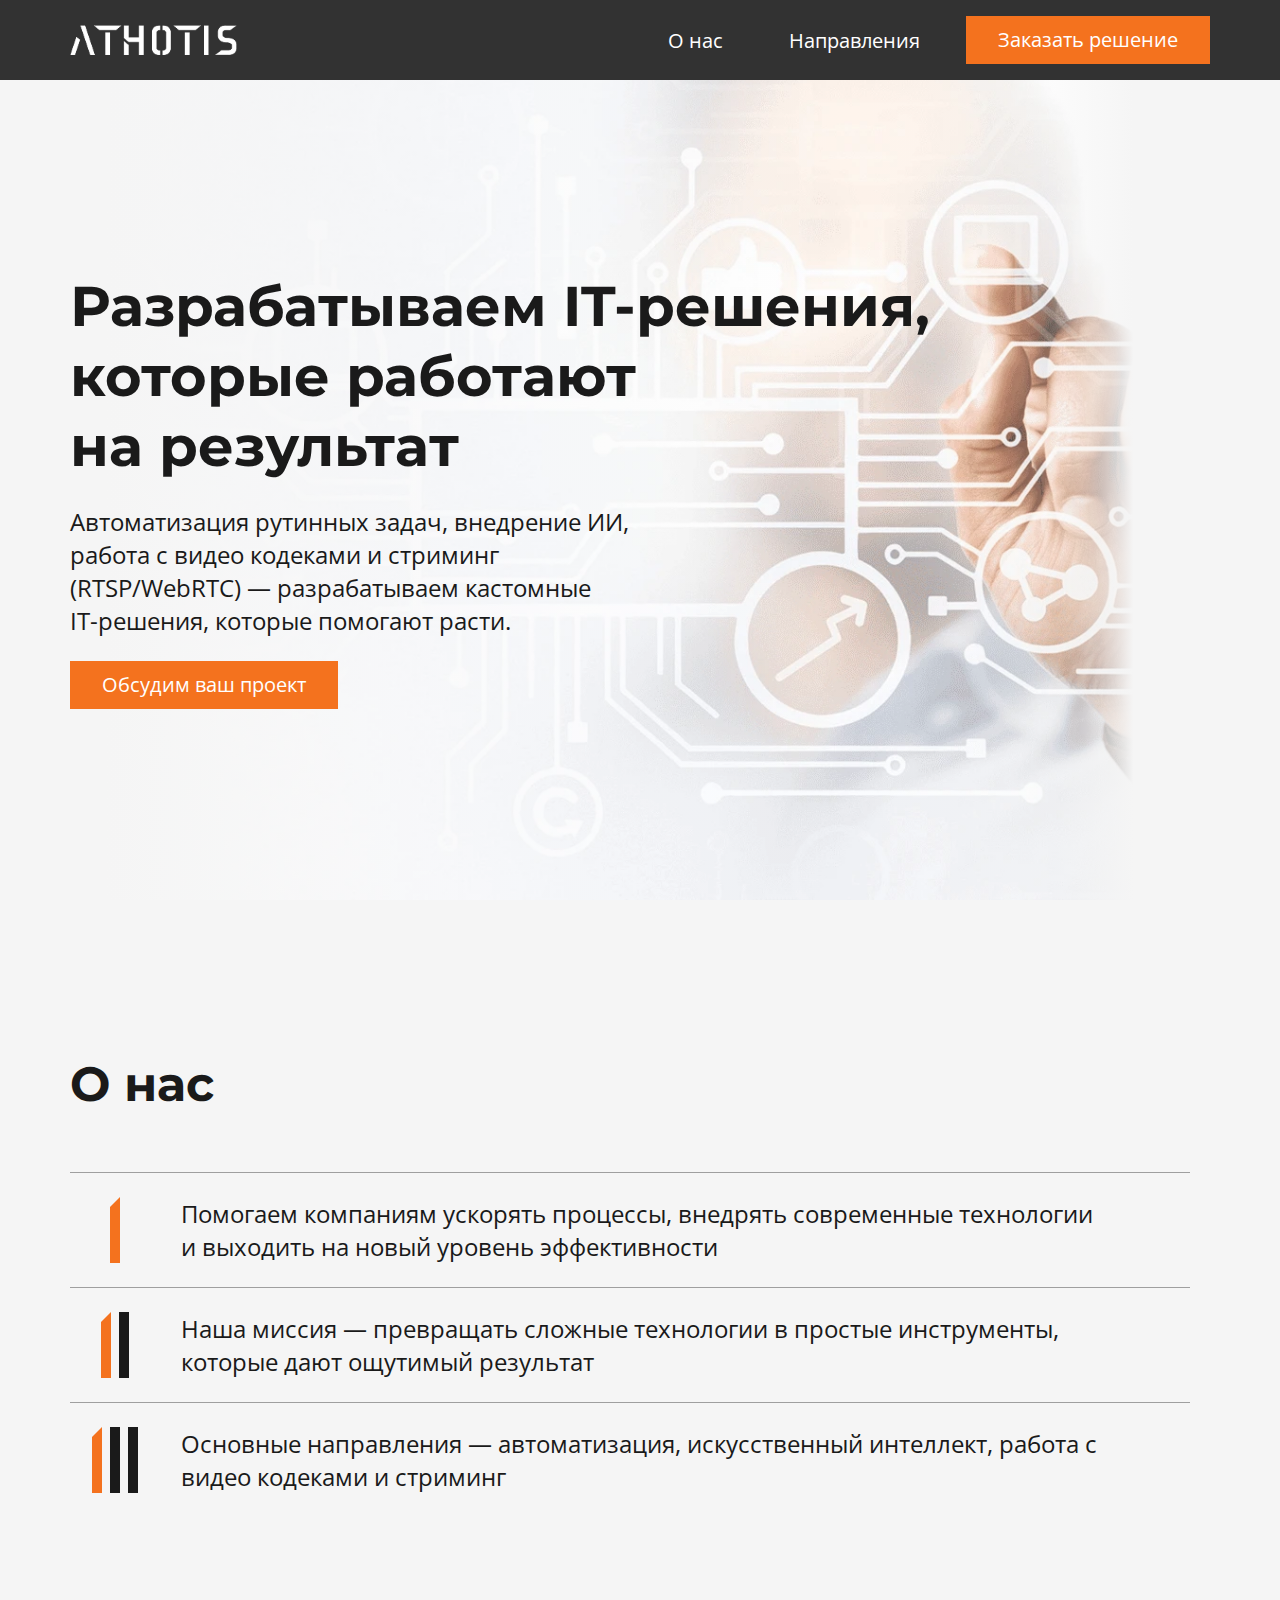
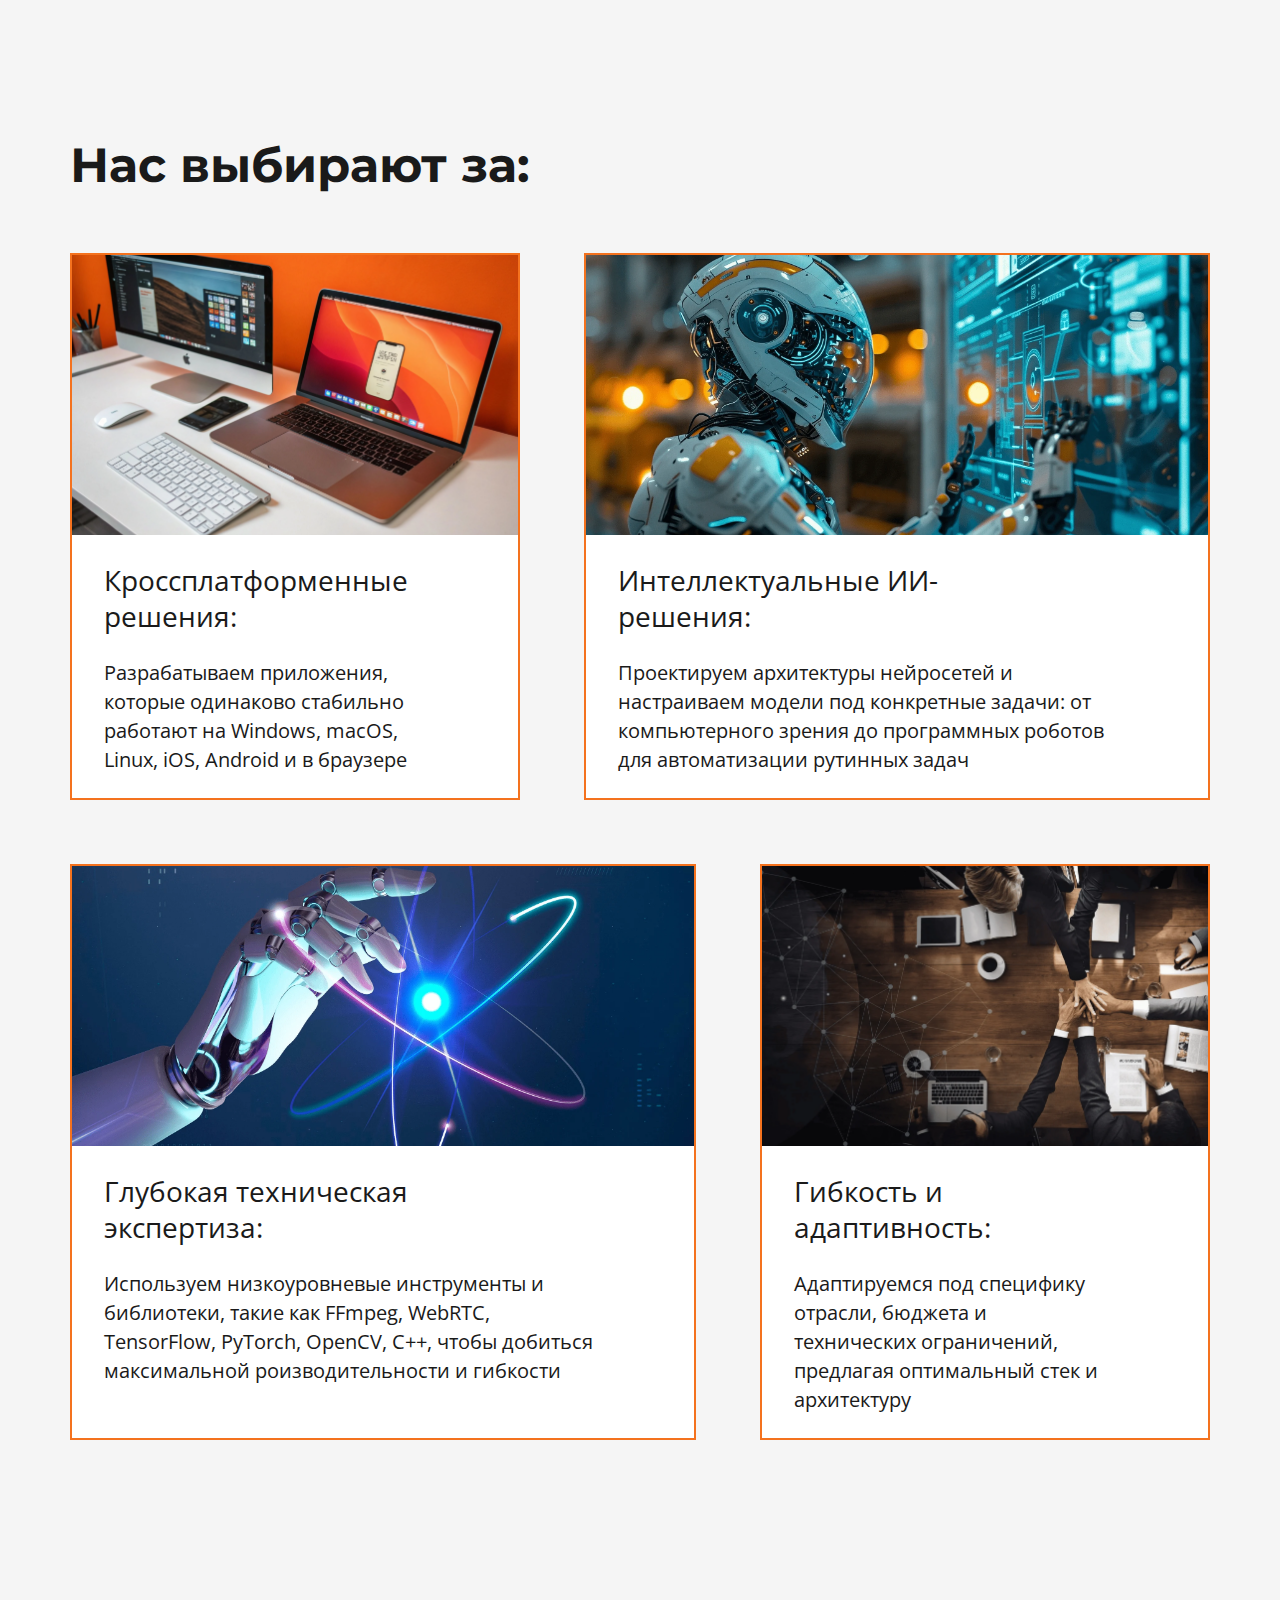
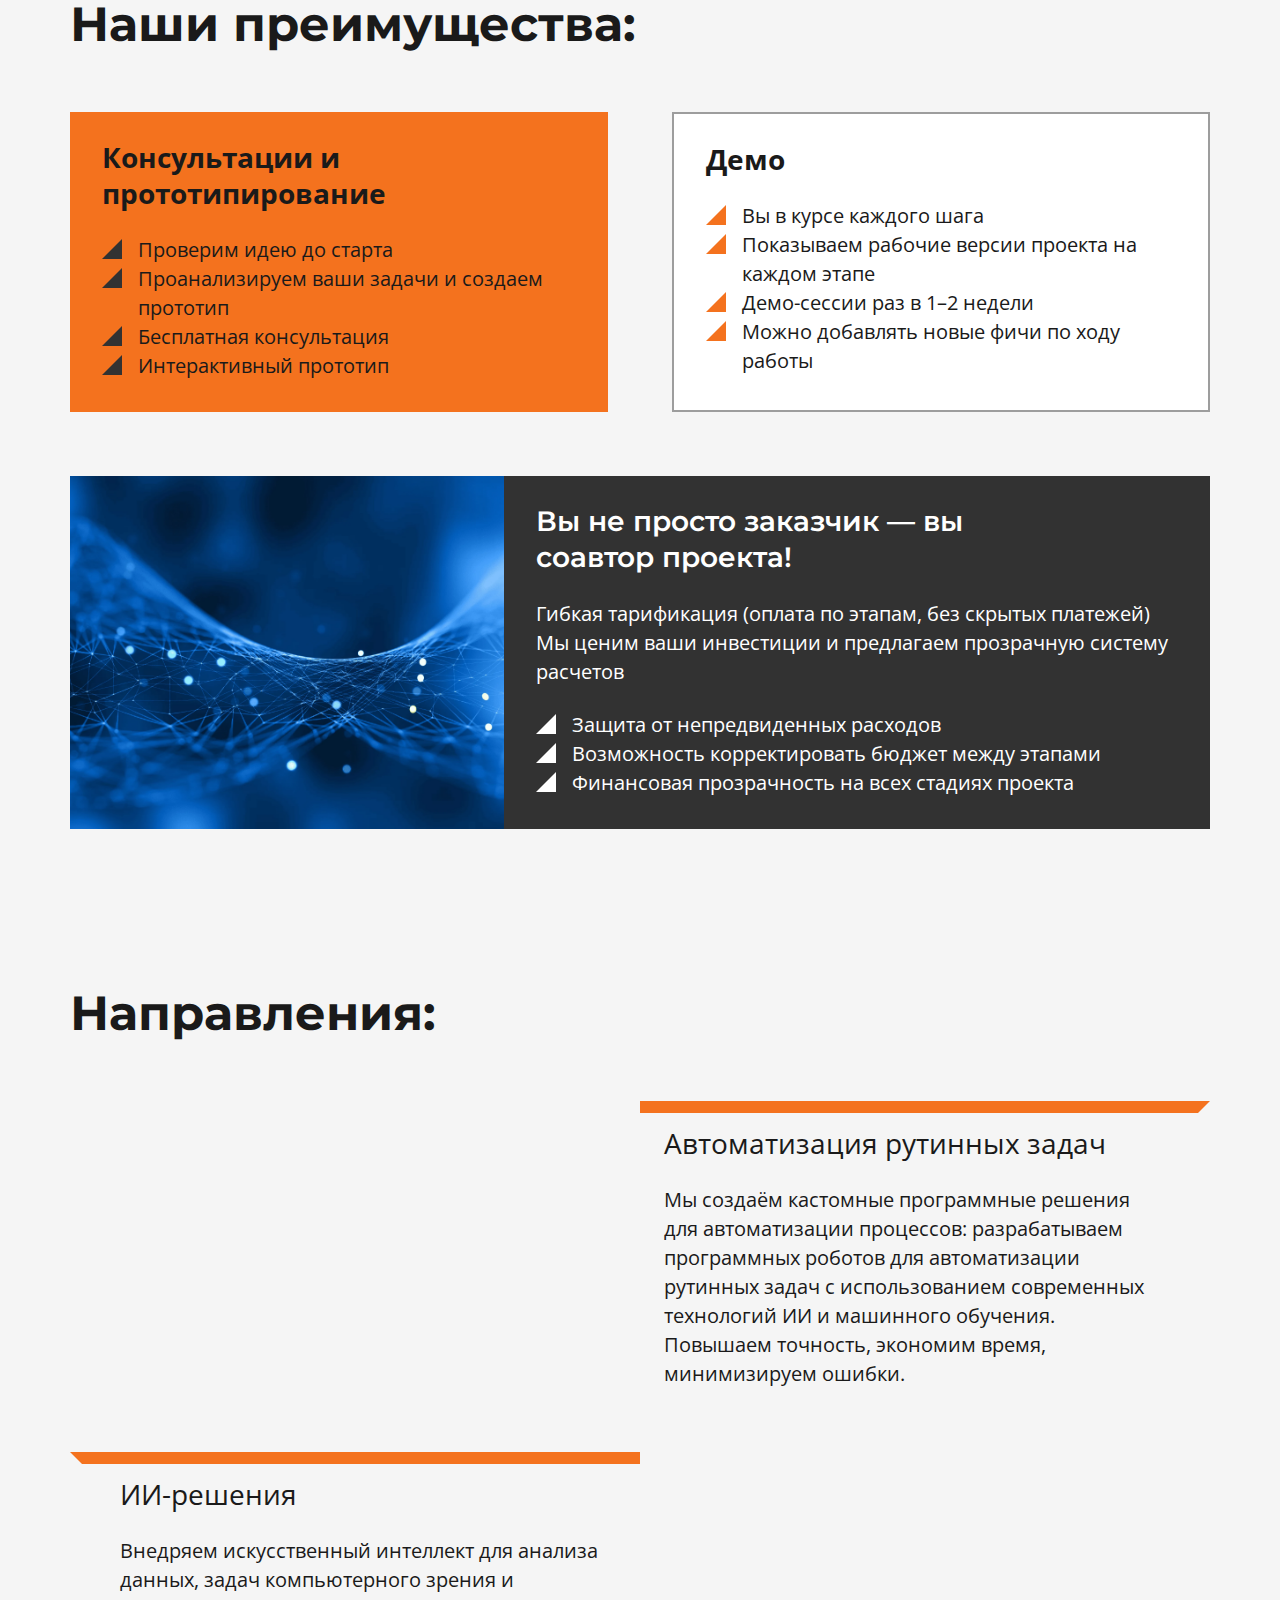
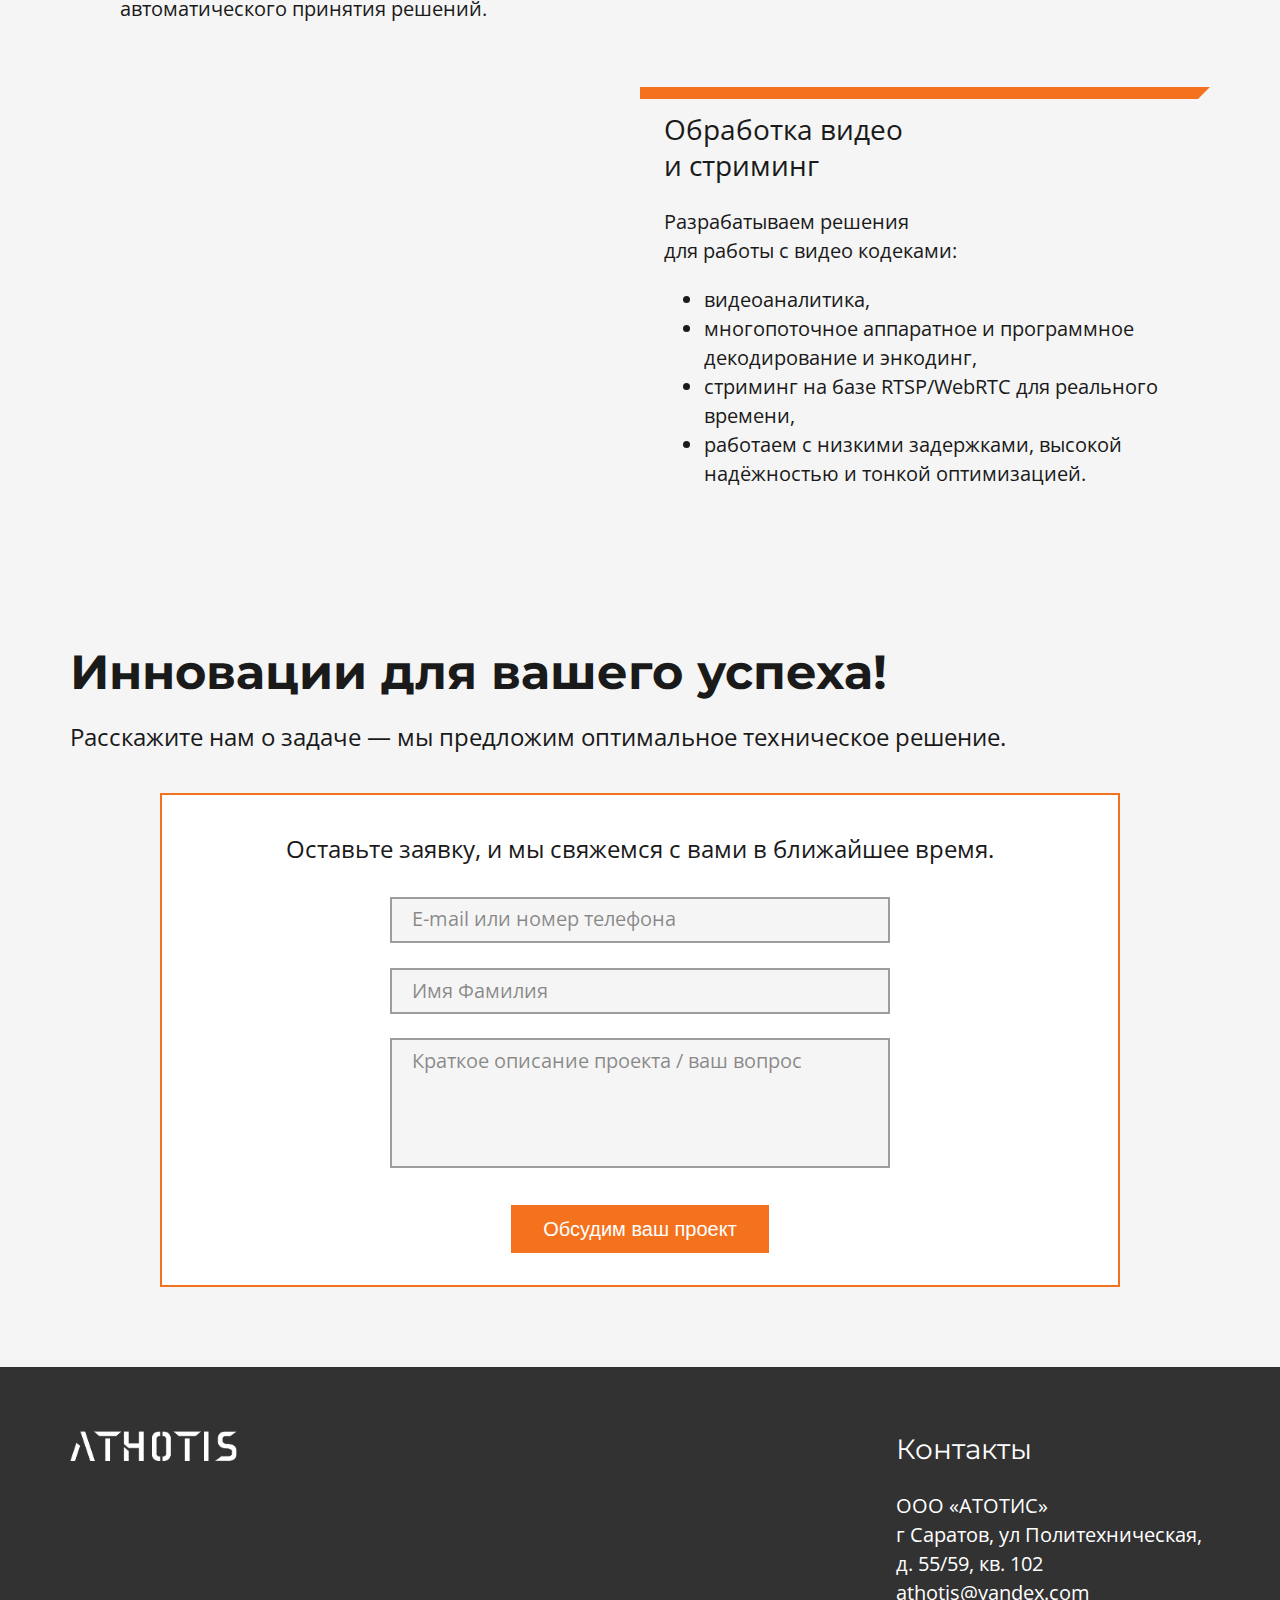
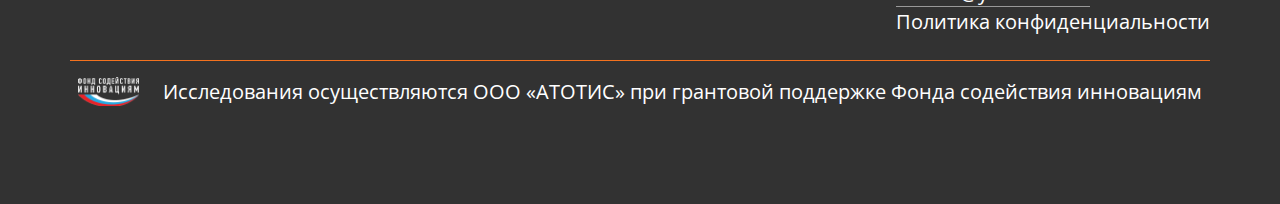
<file: index.html>
<!doctype html><html lang="ru"><head><meta charset="UTF-8"><meta name="viewport" content="width=device-width,initial-scale=1"><base href="https://nataljaray.github.io/athotis.release/"><title>ATHOTIS</title><link rel="icon" type="image/svg+xml" href="img/favicon/favicon.svg"><link rel="shortcut icon" href="img/favicon/favicon.ico"><meta name="description" content="ATHOTIS"><meta property="og:image" content="img/main_bg.png"><meta property="og:url" content="https://nataljaray.github.io/athotis.release/"><meta property="og:title" content="Athotis - IT-решения, которые работают на результат"><meta property="og:site_name" content="ATHOTIS"><meta property="og:description" content="IT-решения, которые работают на результат"><link rel="preconnect" href="https://fonts.googleapis.com"><link rel="preconnect" href="https://fonts.gstatic.com" crossorigin><link href="https://fonts.googleapis.com/css2?family=Montserrat:wght@100..900&family=Open+Sans&display=swap" rel="preload" as="style"><link href="https://fonts.googleapis.com/css2?family=Montserrat:wght@100..900&family=Open+Sans&display=swap" rel="stylesheet"><link rel="preload" as="image" href="img/main_bg.webp"><script defer="defer" src="bundle.js"></script><link href="css/style.css" rel="stylesheet"></head><body><header class="header"><div class="container"><a href="./" class="logo"><img src="img/athotis_logo.png" alt="Athotis logo"></a><nav class="nav"><ul class="nav-list"><li class="nav-list__item"><a href="#about" class="nav-link anchor-link">О нас</a></li><li class="nav-list__item"><a href="#directions" class="nav-link anchor-link">Направления</a></li></ul><a href="#order" class="nav-link btn anchor-link">Заказать решение</a></nav><div class="burger"><span></span> <span></span> <span></span></div></div></header><main class="main"><div class="section-main" id="main"><div class="container"><h1 class="title g-mb-24">Разрабатываем IT-решения,<br>которые работают<br>на результат</h1><p class="description g-mb-32">Автоматизация рутинных задач, внедрение ИИ, работа с видео кодеками и стриминг (RTSP/WebRTC) — разрабатываем кастомные<br>IT-решения, которые помогают расти.</p><a href="#order" class="btn anchor-link">Обсудим ваш проект</a></div></div><div class="section-about anchor" id="about"><div class="container"><div class="title">О нас</div><div class="list"><div class="list__item"><div class="list__num"><span></span></div><div><p class="list__text">Помогаем компаниям ускорять процессы, внедрять современные технологии и выходить на новый уровень эффективности</p></div></div><div class="list__item"><div class="list__num"><span></span><span></span></div><div><p class="list__text">Наша миссия — превращать сложные технологии в простые инструменты, которые дают ощутимый результат</p></div></div><div class="list__item"><div class="list__num"><span></span><span></span><span></span></div><div><p class="list__text">Основные направления — автоматизация, искусственный интеллект, работа с видео кодеками и стриминг</p></div></div></div></div></div><div class="section-choose"><div class="container"><div class="title">Нас выбирают за:</div><div class="grid grid--choose"><div class="grid__item"><div class="card card--mode1 card--1"><div class="card__content"><div class="card__title">Кроссплатформенные решения:</div><p class="card__text">Разрабатываем приложения, которые одинаково стабильно работают на Windows, macOS, Linux, iOS, Android и в браузере</p></div></div></div><div class="grid__item"><div class="card card--mode1 card--2"><div class="card__content"><div class="card__title">Интеллектуальные ИИ-решения:</div><p class="card__text">Проектируем архитектуры нейросетей и настраиваем модели под конкретные задачи: от компьютерного зрения до программных роботов для автоматизации рутинных задач</p></div></div></div><div class="grid__item"><div class="card card--mode1 card--3"><div class="card__content"><div class="card__title">Глубокая техническая экспертиза:</div><p class="card__text">Используем низкоуровневые инструменты и библиотеки, такие как FFmpeg, WebRTC, TensorFlow, PyTorch, OpenCV, C++, чтобы добиться максимальной роизводительности и гибкости</p></div></div></div><div class="grid__item"><div class="card card--mode1 card--4"><div class="card__content"><div class="card__title">Гибкость и адаптивность:</div><p class="card__text">Адаптируемся под специфику отрасли, бюджета и технических ограничений, предлагая оптимальный стек и архитектуру</p></div></div></div></div></div></div><div class="section-advantages"><div class="container"><div class="title">Наши преимущества:</div><div class="grid grid--advantages"><div class="grid__item"><div class="card card--mode2 card--main"><div class="card__content"><div class="card__title">Консультации и прототипирование</div><ul class="card-list"><li>Проверим идею до старта</li><li>Проанализируем ваши задачи и создаем прототип</li><li>Бесплатная консультация</li><li>Интерактивный прототип</li></ul></div></div></div><div class="grid__item"><div class="card card--mode2 card--light"><div class="card__content"><div class="card__title">Демо</div><ul class="card-list card-list--accent"><li>Вы в курсе каждого шага</li><li>Показываем рабочие версии проекта на каждом этапе</li><li>Демо-сессии раз в 1–2 недели</li><li>Можно добавлять новые фичи по ходу работы</li></ul></div></div></div><div class="grid__item"><div class="card card--mode2 card--dark"><div class="card__content"><div class="card__title">Вы не просто заказчик — вы соавтор проекта!</div><p class="card__text">Гибкая тарификация (оплата по этапам, без скрытых платежей) <br>Мы ценим ваши инвестиции и предлагаем прозрачную систему расчетов </p><ul class="card-list card-list--light"><li>Защита от непредвиденных расходов</li><li>Возможность корректировать бюджет между этапами</li><li>Финансовая прозрачность на всех стадиях проекта</li></ul></div></div></div></div></div></div><div class="section-activity anchor" id="directions"><div class="container"><div class="title">Направления:</div><div class="activity"><div class="activity__img"><picture><source type="image/webp" srcset="img/activity/activity-1.webp"><source type="image/jpeg" srcset="img/activity/activity-1.png"><img src="img/activity/activity-1.png" loading="lazy" alt="Автоматизация рутинных задач"></picture></div><div class="activity__content"><div class="activity__title g-mb-24">Автоматизация рутинных задач</div><p>Мы создаём кастомные программные решения для автоматизации процессов: разрабатываем программных роботов для автоматизации рутинных задач с использованием современных технологий ИИ и машинного обучения. Повышаем точность, экономим время, минимизируем ошибки.</p></div></div><div class="activity"><div class="activity__img"><picture><source type="image/webp" srcset="img/activity/activity-2.webp"><source type="image/jpeg" srcset="img/activity/activity-2.png"><img src="img/activity/activity-2.png" loading="lazy" alt="ИИ-решения"></picture></div><div class="activity__content"><div class="activity__title g-mb-24">ИИ-решения</div><p>Внедряем искусственный интеллект для анализа данных, задач компьютерного зрения и автоматического принятия решений.</p></div></div><div class="activity"><div class="activity__img"><picture><source type="image/webp" srcset="img/activity/activity-3.webp"><source type="image/jpeg" srcset="img/activity/activity-3.png"><img src="img/activity/activity-3.png" loading="lazy" alt="Обработка видео и стриминг"></picture></div><div class="activity__content"><div class="activity__title g-mb-24">Обработка видео<br>и стриминг</div><p>Разрабатываем решения<br>для работы с видео кодеками:</p><ul class="g-mb-0"><li>видеоаналитика,</li><li>многопоточное аппаратное и программное декодирование и энкодинг,</li><li>стриминг на базе RTSP/WebRTC для реального времени,</li><li>работаем с низкими задержками, высокой надёжностью и тонкой оптимизацией.</li></ul></div></div></div></div><div class="section-order anchor" id="order"><div class="container"><div class="title">Инновации для вашего успеха!</div><p class="description">Расскажите нам о задаче — мы предложим оптимальное техническое решение.</p><form class="form" action=""><p class="form__text">Оставьте заявку, и мы свяжемся с вами в ближайшее время.</p><div class="form__field"><input class="form__input" name="contact" placeholder="E-mail или номер телефона" required> <span class="form__error" id="contact">Поле не должно быть пустым</span></div><div class="form__field"><input class="form__input" name="name" placeholder="Имя Фамилия" required> <span class="form__error" id="name">Поле не должно быть пустым</span></div><div class="form__field"><textarea class="form__input form__textarea" name="massage" placeholder="Краткое описание проекта / ваш вопрос" required></textarea> <span class="form__error" id="massage">Поле не должно быть пустым</span></div><button class="btn" id="submit">Обсудим ваш проект</button></form></div></div></main><footer class="footer contacts"><div class="container"><div class="flex justify-between footer__item"><div class="logo"><img src="img/athotis_logo.png" alt="Athotis logo"></div><div><div class="title">Контакты</div><div class="text">ООО «АТОТИС»<br>г Саратов, ул Политехническая,<br>д. 55/59, кв. 102 <br><a href="mailto:athotis@yandex.com" class="nav-link nav-link--underlined">athotis@yandex.com</a><br><a href="./privacy-policy.html" target="_blank" class="nav-link">Политика конфиденциальности</a></div></div></div><div class="flex justify-center align-center footer__item"><div class="logo"><img src="img/logo_fond.png" alt="Fond logo"></div><p class="text g-ml-24 g-mb-0">Исследования осуществляются ООО «АТОТИС» при грантовой поддержке Фонда содействия инновациям</p></div></div></footer><div class="to-top"></div></body></html>
</file>
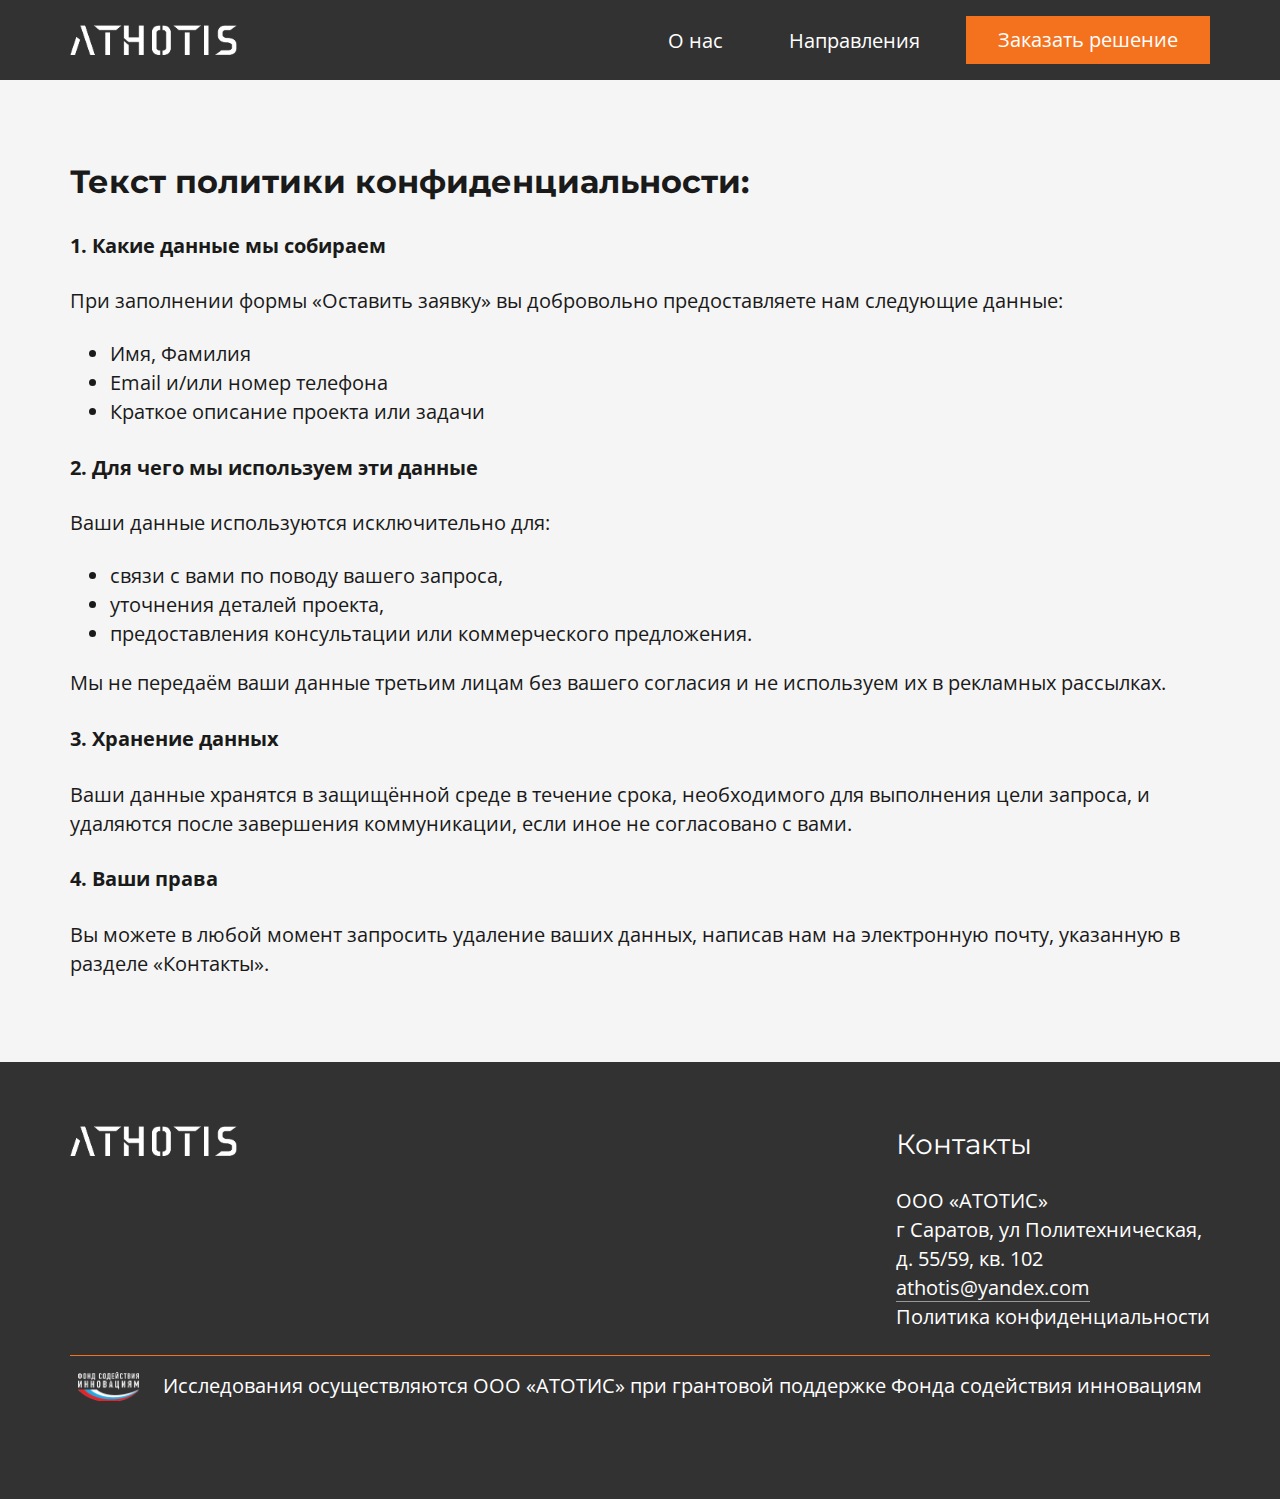
<file: privacy-policy.html>
<!doctype html><html lang="en"><head><meta charset="UTF-8"><meta name="viewport" content="width=device-width,initial-scale=1"><base href="https://nataljaray.github.io/athotis.release/"><title>ATHOTIS</title><meta name="description" content="ATHOTIS"/><link rel="preconnect" href="https://fonts.googleapis.com"><link rel="preconnect" href="https://fonts.gstatic.com" crossorigin><link href="https://fonts.googleapis.com/css2?family=Montserrat:wght@100..900&family=Open+Sans&display=swap" rel="stylesheet"><script defer="defer" src="bundle.js"></script><link href="css/style.css" rel="stylesheet"></head><body><header class="header"><div class="container"><a href="/" class="logo"><img src="img/athotis_logo.png" alt="Athotis logo"></a><nav class="nav"><ul class="nav-list"><li class="nav-list__item"><a href="/#about" class="nav-link anchor-link">О нас</a></li><li class="nav-list__item"><a href="/#directions" class="nav-link anchor-link">Направления</a></li></ul><a href="/#order" class="nav-link btn anchor-link">Заказать решение</a></nav><div class="burger"><span></span> <span></span> <span></span></div></div></header><main class="main"><section class="section-policy"><div class="container"><h1 class="title g-mb-24">Текст политики конфиденциальности:</h1><div><h4>1. Какие данные мы собираем</h4><p>При заполнении формы «Оставить заявку» вы добровольно предоставляете нам следующие данные:</p><ul><li>Имя, Фамилия</li><li>Email и/или номер телефона</li><li>Краткое описание проекта или задачи</li></ul><h4>2. Для чего мы используем эти данные</h4><p>Ваши данные используются исключительно для:</p><ul><li>связи с вами по поводу вашего запроса,</li><li>уточнения деталей проекта,</li><li>предоставления консультации или коммерческого предложения.</li></ul><p>Мы не передаём ваши данные третьим лицам без вашего согласия и не используем их в рекламных рассылках.</p><h4>3. Хранение данных</h4><p>Ваши данные хранятся в защищённой среде в течение срока, необходимого для выполнения цели запроса, и удаляются после завершения коммуникации, если иное не согласовано с вами.</p><h4>4. Ваши права</h4><p>Вы можете в любой момент запросить удаление ваших данных, написав нам на электронную почту, указанную в разделе «Контакты».</p></div></div></section></main><footer class="footer contacts"><div class="container"><div class="flex justify-between footer__item"><div class="logo"><img src="img/athotis_logo.png" alt="Athotis logo"></div><div><div class="title">Контакты</div><div class="text">ООО «АТОТИС»<br>г Саратов, ул Политехническая,<br>д. 55/59, кв. 102 <br><a href="mailto:athotis@yandex.com" class="nav-link nav-link--underlined">athotis@yandex.com</a><br><a href="./privacy-policy.html" target="_blank" class="nav-link">Политика конфиденциальности</a></div></div></div><div class="flex justify-center align-center footer__item"><div class="logo"><img src="img/logo_fond.png" alt="Fond logo"></div><p class="text g-ml-24 g-mb-0">Исследования осуществляются ООО «АТОТИС» при грантовой поддержке Фонда содействия инновациям</p></div></div></footer><div class="to-top"></div></body></html>
</file>
<file: css/style.css>
:root{--bg-color: #F5F5F5;--bg-dark: #323232;--accent-color: #F4721E;--accent-dark-color: #CC5F19;--secondary-color: #9D9D9D;--border-color: #9F9F9F;--txt-color: #1A1A1A;--white-color: #FFFFFF;--error-color: #F41E1E;--time: .3s}.f-64{font-size:64px;line-height:79px}.f-56,.section-main .title{font-size:56px;line-height:1}.f-48,.title{font-size:48px;line-height:1}.f-32,.section-policy .title{font-size:32px;line-height:44px}.f-28,.card--mode2 .card__title,.card__title,.activity__title,.contacts .title{font-size:28px;line-height:36px}.f-24,.list__text,.form,.section-main .description,.section-order .description{font-size:24px;line-height:33px}.f-20,body,.form .btn{font-size:20px;line-height:29px}.f-18{font-size:18px;line-height:27px}.g-my-64{margin-top:64px;margin-bottom:64px}.g-mb-64,.title{margin-bottom:64px}.g-mb-24,.form__text,.form__field,.contacts .title{margin-bottom:24px}.g-mb-0{margin-bottom:0 !important}.g-ml-24{margin-left:24px}html,body{scroll-behavior:smooth !important}body{-webkit-tap-highlight-color:rgba(0,0,0,0);-webkit-text-size-adjust:100%;font-family:"Open Sans", sans-serif;font-optical-sizing:auto;font-weight:400;font-style:normal;font-variation-settings:"wdth" 400;margin:0;padding:0;color:var(--txt-color);background:var(--bg-color);padding-top:80px}*{-webkit-box-sizing:border-box;box-sizing:border-box}h1,h5,h6{margin:0}a:focus{outline:none}iframe:focus{outline:none !important}img{display:block;max-width:100%}select,textarea,input[type="text"],input[type="button"],input[type="email"],input[type="submit"]{-webkit-appearance:none;border-radius:8px}.flex,.list__item,.list__num,.card--dark,.card-list li,.activity,.activity__content,.nav,.nav-list,.header .container,.form,.section-main{display:-webkit-box;display:-ms-flexbox;display:flex}.justify-between,.nav,.nav-list,.header .container{-webkit-box-pack:justify;-ms-flex-pack:justify;justify-content:space-between}.justify-center,.list__num{-webkit-box-pack:center;-ms-flex-pack:center;justify-content:center}.align-center,.nav,.nav-list,.header .container,.form{-webkit-box-align:center;-ms-flex-align:center;align-items:center}.w-100{width:100%}.h-100{height:100%}.container{max-width:1200px;padding:0 30px;margin:auto}.container--fluid{padding:0}.title{font-family:"Montserrat", sans-serif;font-optical-sizing:auto;font-weight:700;line-height:1;font-style:normal}p{margin-top:0;margin-bottom:24px}.to-top{position:fixed;right:20px;bottom:20px;opacity:0;-webkit-transition:opacity var(--time) ease;-o-transition:opacity var(--time) ease;transition:opacity var(--time) ease;background:url(../img/arrow.png) no-repeat center;background-size:cover;width:50px;height:50px;-webkit-filter:invert(0.5);filter:invert(0.5)}.to-top:hover{cursor:pointer}.logo{height:30px;-ms-flex-negative:0;flex-shrink:0}.logo img{height:100%}.btn{display:-webkit-inline-box;display:-ms-inline-flexbox;display:inline-flex;-webkit-box-align:center;-ms-flex-align:center;align-items:center;text-align:center;color:var(--white-color);background-color:var(--accent-color);text-decoration:none;padding:11px 32px;height:48px;-webkit-user-select:none;-moz-user-select:none;-ms-user-select:none;user-select:none;border:none;font-weight:inherit;font-size:inherit;line-height:1;-webkit-transition:all var(--time) ease;-o-transition:all var(--time) ease;transition:all var(--time) ease}.btn:hover{cursor:pointer;background-color:var(--accent-dark-color)}.btn.disabled,.btn[disabled],.btn:disabled{background-color:var(--secondary-color);cursor:not-allowed}.list{max-width:1120px;margin-bottom:64px}.list__item{border-top:1px solid var(--border-color);-webkit-box-align:center;-ms-flex-align:center;align-items:center;padding:24px 0}.list__num{-ms-flex-negative:0;flex-shrink:0;width:54px;margin:0 39px 0 18px}.list__num>span{width:10px;height:66px;display:-webkit-inline-box;display:-ms-inline-flexbox;display:inline-flex;margin:0 4px}.list__num>span:first-child{background-color:var(--accent-color);position:relative}.list__num>span:first-child:before{content:'';position:absolute;left:0;top:0;border-top:10px solid var(--bg-color);border-right:10px solid var(--accent-color)}.list__num>span:not(:first-child){background-color:var(--txt-color)}.list__text{padding-right:80px;margin-bottom:0}.grid{display:grid;gap:64px;grid-template-columns:450px auto 450px}.grid--choose .grid__item:nth-child(2),.grid--choose .grid__item:nth-child(3){grid-column:span 2}.grid--advantages{grid-template-columns:1fr 1fr}.grid--advantages .grid__item:nth-child(3){grid-column:span 2}.card{border:2px solid var(--accent-color);background-color:var(--white-color);overflow:hidden;height:100%;-webkit-transition:-webkit-box-shadow var(--time) ease;transition:-webkit-box-shadow var(--time) ease;-o-transition:box-shadow var(--time) ease;transition:box-shadow var(--time) ease;transition:box-shadow var(--time) ease, -webkit-box-shadow var(--time) ease}.card:hover{cursor:default;-webkit-box-shadow:0 4px 24px 0 #00000040;box-shadow:0 4px 24px 0 #00000040}.card:before{content:'';display:block;height:280px}.card--1:before{background:url(../img/cards/choose-1.webp) no-repeat center;background-size:cover}.card--2:before{background:url(../img/cards/choose-2.webp) no-repeat center;background-size:cover}.card--3:before{background:url(../img/cards/choose-3.webp) no-repeat center;background-size:cover}.card--4:before{background:url(../img/cards/choose-4.webp) no-repeat center;background-size:cover}.card--mode2{border:none}.card--mode2 .card__title{font-weight:700;margin-bottom:24px}.card--mode2 .card__content{padding-right:24px;padding-bottom:32px}.card--main{background-color:var(--accent-color)}.card--main:before{display:none}.card--light{background-color:var(--white-color);border:2px solid var(--secondary-color)}.card--light:before{display:none}.card--dark{background-color:var(--bg-dark);border:none;color:var(--white-color)}.card--dark:before{width:488px;height:100%;background:url(../img/cards/card-dark.webp) no-repeat center;background-size:cover}.card--dark .card__title{font-family:"Montserrat", sans-serif;font-optical-sizing:auto;font-weight:600;max-width:80%}.card__content{padding:27px 100px 24px 32px}.card__title{font-weight:400;margin-bottom:24px;max-width:70%}.card__text{margin-bottom:0}.card__text+.card-list{margin-top:24px}.card-list{list-style:none;margin:0;padding:0}.card-list li{-webkit-box-align:start;-ms-flex-align:start;align-items:start}.card-list li:before{content:'';display:-webkit-inline-box;display:-ms-inline-flexbox;display:inline-flex;border-top:20px solid var(--accent-color);border-right:20px solid var(--bg-dark);margin-right:16px;margin-top:4px}.card-list--accent li:before{border-top:20px solid var(--white-color);border-right:20px solid var(--accent-color)}.card-list--light li:before{border-top:20px solid var(--bg-dark);border-right:20px solid var(--white-color)}.activity:not(:last-child){margin-bottom:64px}.activity:nth-child(odd) .activity__img{-webkit-box-ordinal-group:2;-ms-flex-order:1;order:1}.activity:nth-child(odd) .activity__content{padding-right:24px;padding-left:50px}.activity:nth-child(odd) .activity__content:after{-webkit-transform:scaleX(-1);-ms-transform:scaleX(-1);transform:scaleX(-1);right:unset;left:0;border-top:12px solid var(--accent-color);border-right:12px solid var(--bg-color)}.activity__img{width:50%;-ms-flex-negative:0;flex-shrink:0}.activity__img img{width:101%}.activity__content{-webkit-box-orient:vertical;-webkit-box-direction:normal;-ms-flex-direction:column;flex-direction:column;-webkit-box-pack:end;-ms-flex-pack:end;justify-content:end;position:relative;padding-top:24px;padding-left:24px;padding-right:50px}.activity__content:before{position:absolute;top:0;left:0;content:'';display:block;width:100%;height:12px;background-color:var(--accent-color)}.activity__content:after{position:absolute;top:0;right:0;content:'';display:-webkit-inline-box;display:-ms-inline-flexbox;display:inline-flex;border-top:12px solid var(--accent-color);border-right:12px solid var(--bg-color)}.activity__content p{margin-bottom:0}.header{background-color:var(--bg-dark);padding:16px 0;height:80px;position:fixed;left:0;top:0;width:100%;z-index:9}.burger{display:-webkit-box;display:-ms-flexbox;display:flex;-webkit-box-orient:vertical;-webkit-box-direction:normal;-ms-flex-direction:column;flex-direction:column;-webkit-box-pack:justify;-ms-flex-pack:justify;justify-content:space-between;width:34px;height:30px}.burger>span{display:block;height:3px;width:100%;background-color:var(--white-color)}.nav.open{height:calc(100vh - 62px)}.nav-list{margin:0 13px}.nav-list__item{list-style:none;padding:0 33px}.nav-link{text-decoration:none;color:var(--white-color);-webkit-transition:all var(--time) ease;-o-transition:all var(--time) ease;transition:all var(--time) ease}.nav-link:not(.btn).nav-link--active{color:var(--accent-color)}.nav-link:not(.btn):hover{color:var(--accent-color)}.nav-link.btn{padding:11px 32px}.nav-link--underlined{border-bottom:1px solid rgba(255,255,255,0.5)}.nav-link--underlined:not(.btn):hover{border-bottom:none}.form{max-width:960px;padding:32px;line-height:44px;margin:auto;-webkit-box-orient:vertical;-webkit-box-direction:normal;-ms-flex-direction:column;flex-direction:column;border:2px solid var(--accent-color);background-color:var(--white-color);-webkit-transition:-webkit-box-shadow var(--time) ease;transition:-webkit-box-shadow var(--time) ease;-o-transition:box-shadow var(--time) ease;transition:box-shadow var(--time) ease;transition:box-shadow var(--time) ease, -webkit-box-shadow var(--time) ease;margin-bottom:80px}.form__field{max-width:500px;width:100%}.form__input{width:100%;height:46px;border:2px solid var(--secondary-color);background-color:var(--bg-color);border-radius:0;padding:11px 20px 13px;font-size:20px;line-height:1;font-family:"Open Sans", sans-serif;font-optical-sizing:auto;font-weight:400;font-style:normal;-webkit-transition:all var(--time) ease;-o-transition:all var(--time) ease;transition:all var(--time) ease}.form__input::-webkit-input-placeholder{color:rgba(26,26,26,0.5)}.form__input::-moz-placeholder{color:rgba(26,26,26,0.5)}.form__input:-ms-input-placeholder{color:rgba(26,26,26,0.5)}.form__input::-ms-input-placeholder{color:rgba(26,26,26,0.5)}.form__input::placeholder{color:rgba(26,26,26,0.5)}.form__input:focus{outline:none;border-color:var(--accent-color)}.form__input.valid{border-color:green}.form__input.invalid{border-color:var(--error-color)}.form__input.invalid+.form__error{display:block}.form__textarea{min-height:130px;resize:none}.form__textarea+.form__error{padding-top:0}.form__error{display:none;color:var(--error-color);font-size:18px;line-height:1.2;padding-top:12px}.footer{background-color:var(--bg-dark);color:var(--white-color);padding:64px 0 98px}.footer__item:first-child{padding-bottom:24px}.footer__item:last-child{padding-top:15px;border-top:1px solid var(--accent-color)}.contacts .title{font-weight:400}.section-main{padding:44px 0;height:calc(100vh - 80px);max-height:calc(100vh - 80px);background:url(../img/main_bg.webp) no-repeat center;background-attachment:fixed;background-size:cover;position:relative}.section-main:before{content:'';display:block;position:absolute;top:0;left:0;width:100%;height:100%;background:-webkit-gradient(linear, left top, right top, color-stop(8.17%, #f5f5f5), color-stop(40.73%, rgba(245,245,245,0.3)), color-stop(66.83%, rgba(245,245,245,0)), color-stop(82.5%, rgba(245,245,245,0.3)), color-stop(88.54%, #f5f5f5));background:-o-linear-gradient(left, #f5f5f5 8.17%, rgba(245,245,245,0.3) 40.73%, rgba(245,245,245,0) 66.83%, rgba(245,245,245,0.3) 82.5%, #f5f5f5 88.54%);background:linear-gradient(90deg, #f5f5f5 8.17%, rgba(245,245,245,0.3) 40.73%, rgba(245,245,245,0) 66.83%, rgba(245,245,245,0.3) 82.5%, #f5f5f5 88.54%)}.section-main .container{position:relative;z-index:1;width:100%}.section-main .title{line-height:70px}.section-main .description{max-width:570px}.section-about{padding-top:160px}.section-choose,.section-advantages,.section-activity,.section-order{padding-top:160px}.section-policy{padding-top:80px;padding-bottom:60px}.section-policy .subtitle{margin:1.33em 0;font-weight:bold}.section-order .title{margin-bottom:24px}.section-order .description{margin-bottom:40px}@media screen and (max-width: 1439px){body{overflow-x:hidden}}@media screen and (max-width: 1110px){.grid{grid-template-columns:1fr 1fr;gap:30px}.grid--choose .grid__item:nth-child(2),.grid--choose .grid__item:nth-child(3){grid-column:auto}}@media screen and (max-width: 1024px){.f-28,.card--mode2 .card__title,.card__title,.activity__title,.contacts .title{font-size:20px;line-height:29px}.f-20,body,.form .btn{font-size:18px;line-height:27px}.to-top{right:unset;left:10px;width:40px;height:40px}.list{margin-bottom:0}.card--mode1:before{height:220px}.card__content{padding-right:24px}.card__title{max-width:100%}.activity:nth-child(odd) .activity__content{padding-left:24px}.activity__content{padding-right:24px}.form{margin-bottom:40px}.form__input{font-size:16px;line-height:18px}.footer{padding:64px 0 32px}.section-about{padding-top:80px}.section-choose,.section-advantages,.section-activity,.section-order{padding-top:80px;padding-bottom:0}.section-policy{padding-top:40px;padding-bottom:20px}}@media screen and (max-width: 999px) and (orientation: landscape){.f-56,.section-main .title{font-size:32px;line-height:40px}.f-48,.title{font-size:32px}.f-24,.list__text,.form,.section-main .description,.section-order .description{font-size:18px;line-height:27px}.f-20,body,.form .btn{font-size:16px;line-height:25px}.g-my-64{margin-top:30px;margin-bottom:30px}.g-mb-64,.title{margin-bottom:30px}.g-mb-24,.form__text,.form__field,.contacts .title{margin-bottom:18px}.g-ml-24{margin-left:18px}.grid{grid-template-columns:1fr;gap:30px}.grid--advantages{grid-template-columns:1fr 1fr}.activity__img{width:60vh;height:74vh}.activity__img img{width:unset;height:100%;-o-object-fit:cover;object-fit:cover;-o-object-position:left;object-position:left}.activity__content{-webkit-box-pack:center;-ms-flex-pack:center;justify-content:center}.activity__content br{display:none}}@media screen and (max-width: 799px){body{padding-top:62px}.header{height:62px}.nav{height:0;overflow:hidden;-webkit-transition:height var(--time) ease;-o-transition:height var(--time) ease;transition:height var(--time) ease;position:fixed;top:62px;left:0;width:100%;display:-webkit-box;display:-ms-flexbox;display:flex;-webkit-box-orient:vertical;-webkit-box-direction:normal;-ms-flex-direction:column;flex-direction:column;-webkit-box-pack:start;-ms-flex-pack:start;justify-content:start;background-color:var(--bg-dark)}.nav .nav-list{margin:17vh 0 20px;padding:0;-webkit-box-orient:vertical;-webkit-box-direction:normal;-ms-flex-direction:column;flex-direction:column;-webkit-box-pack:start;-ms-flex-pack:start;justify-content:start}.nav .nav-list__item{padding-top:20px;padding-bottom:20px;font-size:24px}.section-main{height:calc(100vh - 62px);max-height:calc(100vh - 62px)}}@media screen and (max-width: 567px) and (orientation: portrait){.f-56,.section-main .title{font-size:32px;line-height:40px}.f-48,.title{font-size:32px}.f-32,.section-policy .title{font-size:20px;line-height:29px}.f-24,.list__text,.form,.section-main .description,.section-order .description{font-size:18px;line-height:24px}.g-my-64{margin-top:30px;margin-bottom:30px}.g-mb-64,.title{margin-top:30px;margin-bottom:30px}.list__text{padding-right:0}.grid{grid-template-columns:1fr;gap:30px}.grid--advantages .grid__item:nth-child(3){grid-column:auto}.card--dark{-webkit-box-orient:vertical;-webkit-box-direction:normal;-ms-flex-direction:column;flex-direction:column}.card--dark:before{width:100%;height:200px}.activity{-webkit-box-orient:vertical;-webkit-box-direction:normal;-ms-flex-direction:column;flex-direction:column}.activity__img{-webkit-box-ordinal-group:2;-ms-flex-order:1;order:1;width:87%;height:auto;margin:30px 24px 0}.activity__content{padding-top:40px}.footer{padding:32px 0}.footer__item:first-child{-webkit-box-orient:vertical;-webkit-box-direction:normal;-ms-flex-direction:column;flex-direction:column}.section-policy{padding-top:20px}}@media screen and (max-width: 374px){.list__num{margin:0 24px 0 12px}}@media (max-width: 360px){.container{padding:0 15px}}@media screen and (max-width: 343px){.f-20,body,.form .btn{font-size:16px;line-height:25px}}@media screen and (min-width: 800px){.burger{display:none}}
</file>
